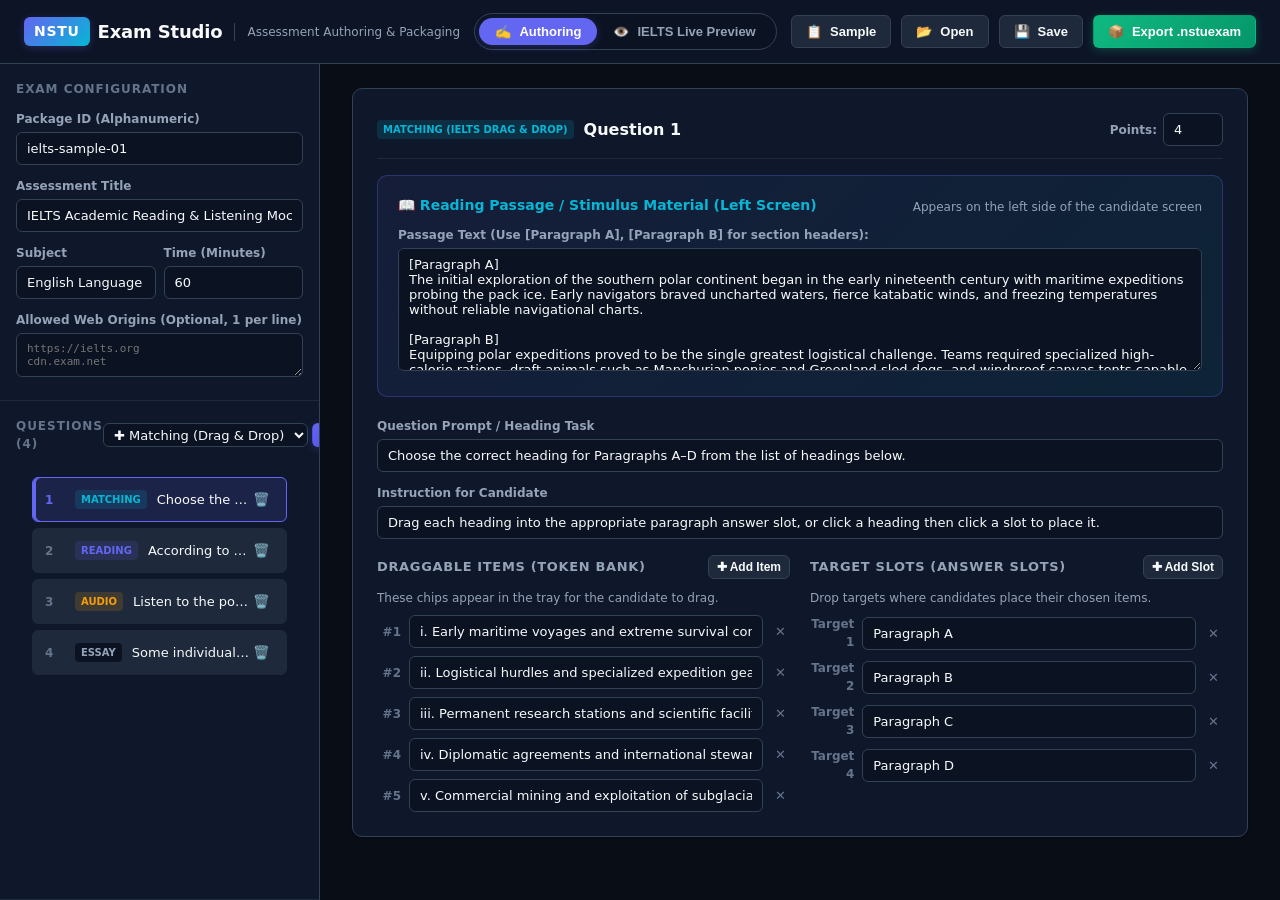
<file: exam/studio/index.html>
<!doctype html>
<html lang="en">
<head>
  <meta charset="utf-8">
  <meta name="viewport" content="width=device-width, initial-scale=1">
  <title>NSTU Exam Studio | Author & Package IELTS Assessments</title>
  <meta name="description" content="Visual authoring studio and compiler for NSTU computer-based assessments and .nstuexam packages.">
  <link rel="stylesheet" href="studio.css">
</head>
<body>

  <!-- Top Studio Header -->
  <header class="studio-header" id="studio-header">
    <div class="brand-section">
      <div class="brand-logo">
        <span class="brand-badge">NSTU</span>
        <span class="brand-title">Exam Studio</span>
      </div>
      <span class="brand-subtitle">Assessment Authoring & Packaging</span>
    </div>

    <!-- Mode Switcher -->
    <div class="mode-toggle-group" role="tablist" aria-label="Studio Mode">
      <button class="mode-btn active" id="btn-mode-editor" type="button" role="tab" aria-selected="true">
        <span>✍️</span> Authoring
      </button>
      <button class="mode-btn" id="btn-mode-preview" type="button" role="tab" aria-selected="false">
        <span>👁️</span> IELTS Live Preview
      </button>
    </div>

    <!-- Global Actions -->
    <div class="header-actions">
      <button class="btn btn-secondary" id="btn-load-sample" type="button" title="Load sample IELTS test">
        <span>📋</span> Sample
      </button>
      <button class="btn btn-secondary" id="btn-open-file" type="button" title="Open existing .nstuexam or manifest.json">
        <span>📂</span> Open
      </button>
      <button class="btn btn-secondary" id="btn-save-draft" type="button" title="Save JSON manifest">
        <span>💾</span> Save
      </button>
      <button class="btn btn-success" id="btn-export-pkg" type="button" title="Compile and export .nstuexam bundle">
        <span>📦</span> Export .nstuexam
      </button>
    </div>
  </header>

  <!-- Hidden File Input for Import -->
  <input type="file" id="file-import-input" accept=".nstuexam,.zip,.json" style="display: none;">

  <!-- ========================================================================
       VIEW 1: Studio Authoring Mode
       ======================================================================== -->
  <div class="studio-main" id="editor-view">
    <!-- Left Sidebar: Exam Metadata & Question Navigator -->
    <aside class="editor-sidebar" aria-label="Exam settings and questions">
      <!-- Section 1: General Exam Details -->
      <div class="sidebar-section">
        <div class="section-title">
          <span>Exam Configuration</span>
        </div>
        <div class="form-group">
          <label class="form-label" for="exam-id">Package ID (Alphanumeric)</label>
          <input class="form-input" id="exam-id" type="text" value="ielts-sample-01" pattern="^[a-zA-Z0-9._-]{1,96}$" required>
        </div>
        <div class="form-group">
          <label class="form-label" for="exam-title">Assessment Title</label>
          <input class="form-input" id="exam-title" type="text" value="IELTS Academic Reading & Listening Mock" required>
        </div>
        <div class="form-row">
          <div class="form-group">
            <label class="form-label" for="exam-subject">Subject</label>
            <input class="form-input" id="exam-subject" type="text" value="English Language">
          </div>
          <div class="form-group">
            <label class="form-label" for="exam-duration">Time (Minutes)</label>
            <input class="form-input" id="exam-duration" type="number" min="1" max="1440" value="60" required>
          </div>
        </div>
        <div class="form-group">
          <label class="form-label" for="exam-allowed-origins">Allowed Web Origins (Optional, 1 per line)</label>
          <textarea class="form-input" id="exam-allowed-origins" rows="2" placeholder="https://ielts.org&#10;cdn.exam.net" style="font-family: monospace; font-size: 11px; resize: vertical;"></textarea>
        </div>
      </div>

      <!-- Section 2: Questions List & Add Button -->
      <div class="sidebar-section" style="flex: 1; display: flex; flex-direction: column;">
        <div class="section-title">
          <span>Questions (<span id="question-count-badge">0</span>)</span>
          <div style="display: flex; gap: 4px;">
            <select class="form-select btn-sm" id="select-add-type" style="width: auto; padding: 2px 6px;">
              <option value="matching">✚ Matching (Drag & Drop)</option>
              <option value="reading">✚ Reading (Passage)</option>
              <option value="multiple_choice">✚ Multiple Choice</option>
              <option value="short_answer">✚ Short Answer</option>
              <option value="essay">✚ Essay / Writing</option>
              <option value="listening">✚ Listening (Audio)</option>
            </select>
            <button class="btn btn-primary btn-sm" id="btn-add-question" type="button">Add</button>
          </div>
        </div>

        <div class="question-nav-list" id="question-nav-list" style="overflow-y: auto; flex: 1;">
          <!-- Dynamically populated question cards -->
        </div>
      </div>
    </aside>

    <!-- Center/Right: Question Editor Workspace -->
    <main class="editor-workspace" id="editor-workspace">
      <div class="workspace-container">
        
        <!-- Active Question Card -->
        <div class="card" id="question-editor-card">
          <div class="card-header">
            <div class="card-title">
              <span id="active-q-badge" class="nav-item-type-badge matching">Matching</span>
              <span id="active-q-title">Question 1</span>
            </div>
            <div style="display: flex; gap: 8px;">
              <div class="form-group" style="margin-bottom: 0; display: flex; align-items: center; gap: 6px;">
                <label class="form-label" style="margin-bottom: 0;" for="q-points">Points:</label>
                <input class="form-input" id="q-points" type="number" min="1" max="100" value="4" style="width: 60px;">
              </div>
            </div>
          </div>

          <!-- Stimulus / Passage Section (IELTS Split Content) -->
          <div class="passage-banner" id="stimulus-container">
            <div class="passage-banner-header">
              <div class="passage-banner-title">
                <span>📖 Reading Passage / Stimulus Material (Left Screen)</span>
              </div>
              <span class="helper-text">Appears on the left side of the candidate screen</span>
            </div>
            <div class="form-group">
              <label class="form-label" for="q-passage">Passage Text (Use [Paragraph A], [Paragraph B] for section headers):</label>
              <textarea class="form-textarea" id="q-passage" rows="7" placeholder="Paste your reading passage here. Label paragraphs like [Paragraph A], [Paragraph B] so candidates can reference them..."></textarea>
            </div>
          </div>

          <!-- Listening Audio Section (shown if Listening type) -->
          <div class="passage-banner" id="audio-container" style="display: none;">
            <div class="passage-banner-header">
              <div class="passage-banner-title">
                <span>🎧 Listening Audio Track</span>
              </div>
            </div>
            <div class="form-group">
              <label class="form-label">Audio File (.mp3, .wav):</label>
              <div style="display: flex; gap: 10px; align-items: center;">
                <input class="form-input" id="q-audio-path" type="text" placeholder="media/listening-01.mp3" readonly>
                <input type="file" id="q-audio-file" accept="audio/*" style="display: none;">
                <button class="btn btn-secondary btn-sm" type="button" onclick="document.getElementById('q-audio-file').click()">Browse Audio</button>
              </div>
              <audio id="q-audio-preview" controls style="width: 100%; margin-top: 8px; display: none;"></audio>
            </div>
          </div>

          <!-- Question Prompt & Instruction -->
          <div class="form-group">
            <label class="form-label" for="q-prompt">Question Prompt / Heading Task</label>
            <input class="form-input" id="q-prompt" type="text" placeholder="e.g. Choose the correct heading for Paragraphs A–D from the list below.">
          </div>

          <div class="form-group">
            <label class="form-label" for="q-instruction">Instruction for Candidate</label>
            <input class="form-input" id="q-instruction" type="text" placeholder="e.g. Drag each heading into the appropriate paragraph answer slot.">
          </div>

          <!-- Dynamic Interaction Section Based on Type -->
          
          <!-- TYPE A: Drag-and-Drop Matching / Gap-Fill -->
          <div id="matching-editor" class="token-config-grid">
            <!-- Left Col: Draggable Token Bank -->
            <div>
              <div class="config-col-title">
                <span>Draggable Items (Token Bank)</span>
                <button class="btn btn-secondary btn-sm" id="btn-add-token" type="button">✚ Add Item</button>
              </div>
              <p class="helper-text" style="margin-bottom: 8px;">These chips appear in the tray for the candidate to drag.</p>
              <div class="chip-input-list" id="token-input-list">
                <!-- Dynamically generated rows -->
              </div>
            </div>

            <!-- Right Col: Drop Target Blanks -->
            <div>
              <div class="config-col-title">
                <span>Target Slots (Answer Slots)</span>
                <button class="btn btn-secondary btn-sm" id="btn-add-target" type="button">✚ Add Slot</button>
              </div>
              <p class="helper-text" style="margin-bottom: 8px;">Drop targets where candidates place their chosen items.</p>
              <div class="chip-input-list" id="target-input-list">
                <!-- Dynamically generated rows -->
              </div>
            </div>
          </div>

          <!-- TYPE B: Multiple Choice -->
          <div id="mc-editor" style="display: none; margin-top: 16px;">
            <div class="config-col-title">
              <span>Answer Options</span>
              <button class="btn btn-secondary btn-sm" id="btn-add-mc-option" type="button">✚ Add Option</button>
            </div>
            <div class="chip-input-list" id="mc-option-list" style="margin-top: 8px;">
              <!-- Option rows -->
            </div>
          </div>

          <!-- TYPE C: Short Answer -->
          <div id="sa-editor" style="display: none; margin-top: 16px;">
            <div class="form-group">
              <label class="form-label" for="q-sa-placeholder">Input Placeholder</label>
              <input class="form-input" id="q-sa-placeholder" type="text" placeholder="e.g. Type one word or a number">
            </div>
          </div>

          <!-- TYPE D: Essay -->
          <div id="essay-editor" style="display: none; margin-top: 16px;">
            <div class="form-group">
              <label class="form-label" for="q-essay-limit">Suggested Word Limit (Optional)</label>
              <input class="form-input" id="q-essay-limit" type="number" min="10" max="2000" value="250" style="width: 140px;">
            </div>
          </div>

        </div>

      </div>
    </main>
  </div>

  <!-- ========================================================================
       VIEW 2: IELTS Live Preview (Candidate Split Screen)
       ======================================================================== -->
  <div class="preview-view" id="preview-view" style="display: none;">
    <!-- Preview Topbar -->
    <div class="preview-toolbar">
      <div style="display: flex; align-items: center; gap: 12px;">
        <span class="brand-badge" style="font-size: 11px;">IELTS Mode</span>
        <strong id="preview-exam-title">IELTS Academic Reading & Listening Mock</strong>
      </div>
      <div style="display: flex; align-items: center; gap: 20px;">
        <div class="preview-timer-box">
          <span>Time Remaining</span>
          <span class="timer-digits" id="preview-timer">60:00</span>
        </div>
        <button class="btn btn-primary btn-sm" id="btn-preview-exit" type="button">Exit Preview</button>
      </div>
    </div>

    <!-- Dual-Pane Split Container -->
    <div class="preview-split-container" id="preview-split-container">
      
      <!-- Left Column: Reading Passage / Stimulus -->
      <section class="preview-pane-left" id="preview-pane-left" aria-label="Reading Passage">
        <article class="ielts-passage-article">
          <h2 class="ielts-passage-title" id="p-passage-heading">Reading Passage</h2>
          <div class="ielts-passage-subtitle" id="p-passage-sub">You should spend about 20 minutes on Questions 1–4, which are based on the reading passage below.</div>
          <div id="p-passage-content">
            <!-- Formatted paragraphs with [Paragraph A] badges -->
          </div>
          <div id="p-audio-container" style="display: none; margin-top: 20px;">
            <audio id="p-audio-player" controls style="width: 100%;"></audio>
          </div>
        </article>
      </section>

      <!-- Draggable Splitter Divider -->
      <div class="preview-splitter" id="preview-splitter" title="Drag to adjust column widths"></div>

      <!-- Right Column: Interactive Questions & Answer Area -->
      <section class="preview-pane-right" id="preview-pane-right" aria-label="Questions and Answer Sheet">
        <div class="ielts-question-card">
          
          <div class="question-prompt-box">
            <div class="question-header-tag">
              <span class="tag-badge" id="p-question-badge">Matching</span>
              <span class="tag-points" id="p-question-points">4 points</span>
            </div>
            <h3 class="question-prompt-text" id="p-question-prompt">Choose the correct heading for each paragraph from the list below.</h3>
            <p class="question-instruction-text" id="p-question-instruction">Drag each heading into the appropriate answer slot, or click a heading then click a slot to place it.</p>
          </div>

          <!-- Answer Interactive Area -->
          <div id="p-interactive-answer-area">
            <!-- Matching / Drag-and-Drop Area -->
            <div id="p-matching-surface">
              <!-- Draggable Token Bank Tray -->
              <div class="token-bank-tray">
                <div class="token-bank-header">
                  <span>List of Headings / Draggable Items</span>
                  <span style="font-size: 11px; color: var(--text-faint); font-weight: 500;">Drag or click to place</span>
                </div>
                <div class="token-chips-wrapper" id="p-token-tray">
                  <!-- Chips dynamically injected -->
                </div>
              </div>

              <!-- Matching Drop Target Blanks -->
              <div class="matching-targets-list" id="p-target-list">
                <!-- Target rows dynamically injected -->
              </div>
            </div>

            <!-- Multiple Choice Surface -->
            <div id="p-mc-surface" style="display: none;" class="options-group"></div>

            <!-- Short Answer Surface -->
            <div id="p-sa-surface" style="display: none;">
              <input class="form-input" id="p-sa-input" type="text" placeholder="Type your answer here..." style="font-size: 16px; padding: 12px 16px;">
            </div>

            <!-- Essay Surface -->
            <div id="p-essay-surface" style="display: none;">
              <textarea class="essay-preview-area" id="p-essay-input" placeholder="Write your essay response here..."></textarea>
              <div class="word-count-badge" id="p-essay-count">0 words</div>
            </div>
          </div>

          <!-- Question Navigation Toolbar -->
          <div style="display: flex; align-items: center; justify-content: space-between; margin-top: 20px; padding-top: 16px; border-top: 1px solid var(--border-subtle);">
            <button class="btn btn-secondary btn-sm" id="btn-p-prev" type="button">← Previous</button>
            <span style="font-size: 13px; font-weight: 600; color: var(--text-muted);" id="p-nav-counter">Question 1 of 1</span>
            <button class="btn btn-secondary btn-sm" id="btn-p-next" type="button">Next →</button>
          </div>

        </div>
      </section>

    </div>
  </div>

  <!-- ========================================================================
       MODALS
       ======================================================================== -->

  <!-- Export Package Modal -->
  <div class="modal-backdrop" id="export-modal" role="dialog" aria-modal="true">
    <div class="modal-box">
      <div class="modal-header">
        <h3 class="modal-title">📦 Export .nstuexam Package</h3>
        <button class="icon-btn" id="btn-close-export" type="button" style="font-size: 18px;">✕</button>
      </div>
      <div class="modal-body">
        <p style="font-size: 14px; color: var(--text-muted);">
          Your exam will be validated against the official schema, bundled with the student kiosk runtime, and packaged into an offline <code>.nstuexam</code> container.
        </p>

        <div id="export-validation-status" style="padding: 12px; border-radius: var(--radius-sm); font-size: 13px; background-color: var(--bg-input);">
          Validating manifest...
        </div>

        <div id="export-hashes" style="display: none; flex-direction: column; gap: 12px;">
          <div class="hash-row">
            <span class="hash-label">Archive SHA-256 (File Hash)</span>
            <div class="code-box" id="lbl-archive-hash">-</div>
          </div>
          <div class="hash-row">
            <span class="hash-label">Content SHA-256 (Canonical ExamHost Pin)</span>
            <div class="code-box" id="lbl-content-hash">-</div>
          </div>
          <div class="hash-row">
            <span class="hash-label">Staging Command (PowerShell)</span>
            <div class="code-box" id="lbl-stage-command" style="color: var(--success);">-</div>
          </div>
        </div>
      </div>
      <div class="modal-footer">
        <button class="btn btn-secondary" id="btn-cancel-export" type="button">Cancel</button>
        <button class="btn btn-success" id="btn-download-nstuexam" type="button" disabled>Download .nstuexam</button>
      </div>
    </div>
  </div>

  <!-- Toast Notification Container -->
  <div class="toast-container" id="toast-container"></div>

  <!-- Application Scripts -->
  <script src="template.js"></script>
  <script src="zip.js"></script>
  <script src="studio.js"></script>
</body>
</html>
</file>
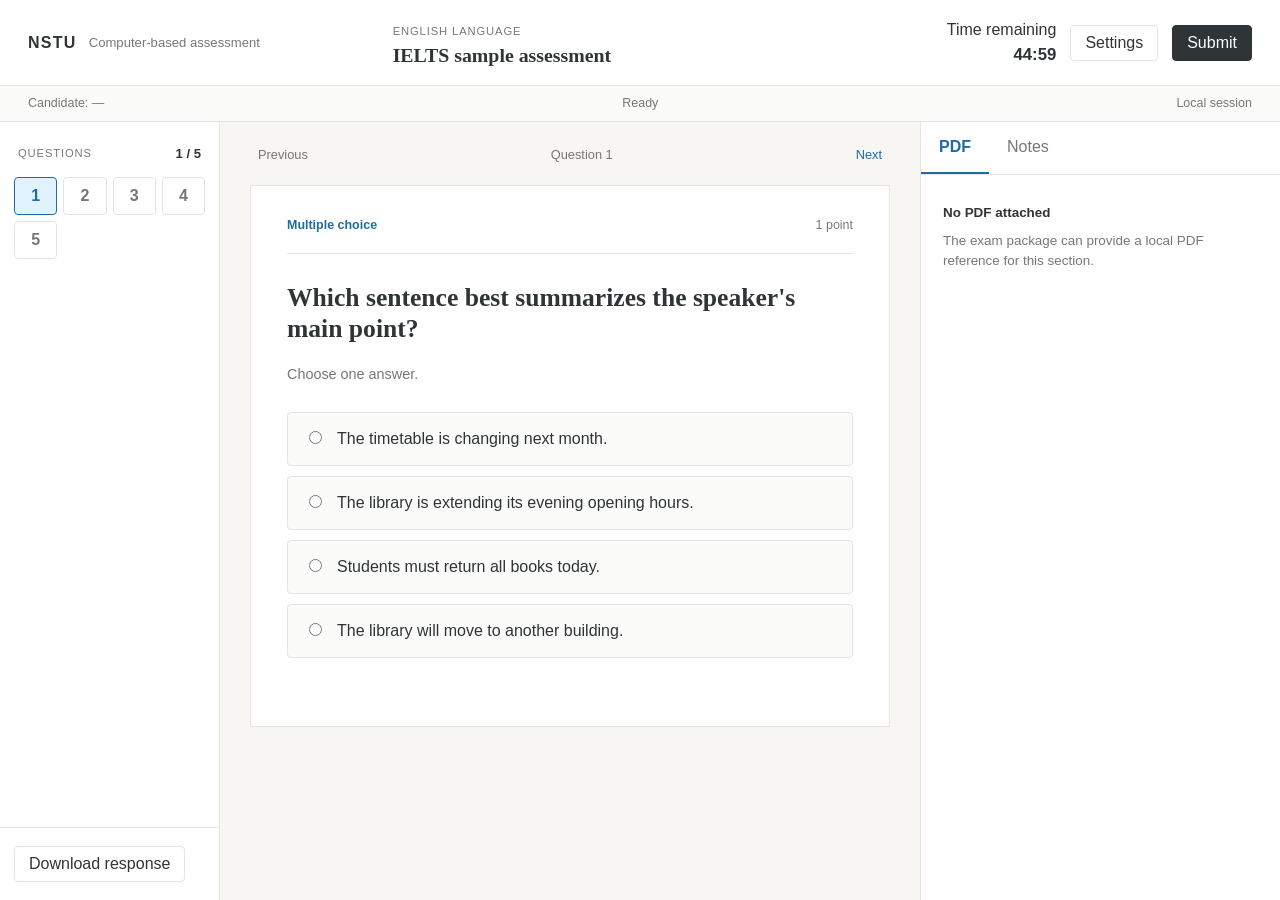
<file: exam/web/index.html>
<!doctype html>
<html lang="en">
<head>
  <meta charset="utf-8">
  <meta name="viewport" content="width=device-width, initial-scale=1">
  <title>NSTU Computer-Based Assessment</title>
  <link rel="stylesheet" href="styles.css">
</head>
<body>
  <section class="loading-screen" id="loading-screen" role="status" aria-live="polite" aria-busy="true">
    <div class="loading-panel">
      <span class="wordmark">NSTU</span>
      <h1 data-i18n="loadingDocuments">Loading exam documents</h1>
      <p id="loading-status" data-i18n="waitingForClass">Waiting for every computer to be ready. The timer has not started.</p>
      <div class="loading-progress" aria-hidden="true"><span></span></div>
    </div>
  </section>
  <div class="exam-shell" id="exam-shell" hidden>
    <header class="topbar">
      <div class="identity">
        <span class="wordmark">NSTU</span>
        <span class="product-label" data-i18n="computerBasedAssessment">Computer-based assessment</span>
      </div>
      <div class="exam-heading">
        <span class="eyebrow" id="exam-subject">English language</span>
        <h1 id="exam-title">IELTS sample assessment</h1>
      </div>
      <div class="top-actions">
        <div class="timer" aria-live="polite">
          <span class="timer-label" data-i18n="timeRemaining">Time remaining</span>
          <strong id="timer">--:--</strong>
        </div>
        <button class="quiet-button" type="button" data-action="settings" data-i18n="settings">Settings</button>
        <button class="primary-button" type="button" data-action="submit" data-i18n="submit">Submit</button>
      </div>
    </header>

    <div class="status-strip">
      <span id="candidate-label">Candidate: —</span>
      <span id="save-status" aria-live="polite" data-i18n="ready">Ready</span>
      <span id="connection-status" data-i18n="localSession">Local session</span>
    </div>

    <main class="workspace">
      <aside class="question-rail" aria-label="Question navigation">
        <div class="rail-heading">
          <span class="eyebrow" data-i18n="questions">Questions</span>
          <strong id="question-count">0 / 0</strong>
        </div>
        <div class="question-list" id="question-list"></div>
        <div class="rail-footer">
          <button class="secondary-button" type="button" data-action="download" data-i18n="downloadResponse">Download response</button>
        </div>
      </aside>

      <section class="question-column" aria-live="polite">
        <div class="question-toolbar">
          <button class="text-button" type="button" data-action="previous" data-i18n="previous">Previous</button>
          <span id="question-position">Question 1</span>
          <button class="text-button" type="button" data-action="next" data-i18n="next">Next</button>
        </div>
        <article class="question-surface">
          <div class="question-meta">
            <span class="question-type" id="question-type">Multiple choice</span>
            <span id="question-points">1 point</span>
          </div>
          <div id="question-content"></div>
        </article>
      </section>

      <aside class="reference-column" aria-label="Reference material">
        <div class="reference-tabs" role="tablist">
          <button class="tab-button active" type="button" role="tab" aria-selected="true" data-reference="pdf" data-i18n="pdf">PDF</button>
          <button class="tab-button" type="button" role="tab" aria-selected="false" data-reference="notes" data-i18n="notes">Notes</button>
        </div>
        <div class="reference-pane" id="pdf-pane">
          <div class="empty-state" id="pdf-empty">
            <strong data-i18n="noPdf">No PDF attached</strong>
            <span data-i18n="noPdfDetail">The exam package can provide a local PDF reference for this section.</span>
          </div>
          <iframe id="pdf-frame" title="Exam PDF reference" hidden></iframe>
        </div>
        <div class="reference-pane" id="notes-pane" hidden>
          <label class="notes-label" for="notes" data-i18n="notes">Notes</label>
          <textarea id="notes" data-i18n-placeholder="notesPlaceholder" placeholder="Private notes for this session"></textarea>
        </div>
      </aside>
    </main>
  </div>

  <dialog id="settings-dialog" class="modal-dialog">
    <form method="dialog" id="settings-form">
      <div class="modal-heading">
        <div>
          <span class="eyebrow" data-i18n="sessionSettings">Session settings</span>
          <h2 data-i18n="displayAndLanguage">Display and language</h2>
        </div>
        <button class="icon-button" value="cancel" aria-label="Close">×</button>
      </div>
      <label class="setting-row">
        <span data-i18n="language">Language</span>
        <select id="language-setting">
          <option value="en">English</option>
          <option value="vi">Tiếng Việt</option>
        </select>
      </label>
      <label class="setting-row">
        <span data-i18n="textSize">Text size</span>
        <select id="text-size-setting">
          <option value="1">100%</option>
          <option value="1.1">110%</option>
          <option value="1.2">120%</option>
          <option value="1.3">130%</option>
        </select>
      </label>
      <label class="setting-row checkbox-row">
        <span data-i18n="highContrast">High contrast</span>
        <input id="contrast-setting" type="checkbox">
      </label>
      <label class="setting-row checkbox-row">
        <span data-i18n="reduceMotion">Reduce motion</span>
        <input id="motion-setting" type="checkbox">
      </label>
      <div class="modal-actions">
        <button class="primary-button" value="default" data-i18n="done">Done</button>
      </div>
    </form>
  </dialog>

  <dialog id="submit-dialog" class="modal-dialog compact-dialog">
    <form method="dialog" id="submit-form">
      <span class="eyebrow" data-i18n="submitAssessment">Submit assessment</span>
      <h2 data-i18n="submitPrompt">Submit your answers now?</h2>
      <p id="submit-summary"></p>
      <div class="modal-actions">
        <button class="secondary-button" value="cancel" data-i18n="keepWorking">Keep working</button>
        <button class="primary-button" value="submit" data-i18n="submit">Submit</button>
      </div>
    </form>
  </dialog>

  <script src="app.js"></script>
</body>
</html>
</file>
<file: exam/studio/studio.css>
/* ==========================================================================
   NSTU Exam Studio - Design System & Stylesheet
   Modern, dark-slate aesthetic tailored for academic & IELTS-style assessments
   ========================================================================== */

:root {
  --bg-app: #090d16;
  --bg-surface: #0f172a;
  --bg-card: #1e293b;
  --bg-card-hover: #273548;
  --bg-input: #0b1322;
  --bg-chip: #1e293b;
  --bg-chip-hover: #334155;
  
  --border-subtle: #1e293b;
  --border-medium: #334155;
  --border-focus: #6366f1;
  --border-dashed: #475569;

  --text-main: #f8fafc;
  --text-muted: #94a3b8;
  --text-faint: #64748b;
  --text-inverse: #090d16;

  --primary: #6366f1;
  --primary-hover: #4f46e5;
  --primary-glow: rgba(99, 102, 241, 0.25);

  --accent-cyan: #06b6d4;
  --accent-cyan-glow: rgba(6, 182, 212, 0.2);

  --success: #10b981;
  --success-bg: rgba(16, 185, 129, 0.12);
  --success-border: #059669;

  --warning: #f59e0b;
  --warning-bg: rgba(245, 158, 11, 0.12);

  --danger: #f43f5e;
  --danger-bg: rgba(244, 63, 94, 0.12);

  --radius-sm: 6px;
  --radius-md: 10px;
  --radius-lg: 16px;
  --radius-full: 9999px;

  --shadow-sm: 0 1px 2px rgba(0, 0, 0, 0.3);
  --shadow-md: 0 4px 12px rgba(0, 0, 0, 0.4);
  --shadow-lg: 0 12px 32px rgba(0, 0, 0, 0.6);
  --shadow-glow: 0 0 20px var(--primary-glow);

  --font-sans: system-ui, -apple-system, BlinkMacSystemFont, "Segoe UI", Roboto, "Helvetica Neue", sans-serif;
  --font-mono: ui-monospace, SFMono-Regular, Menlo, Monaco, Consolas, monospace;
}

*, *::before, *::after {
  box-sizing: border-box;
  margin: 0;
  padding: 0;
}

body {
  font-family: var(--font-sans);
  background-color: var(--bg-app);
  color: var(--text-main);
  min-height: 100vh;
  display: flex;
  flex-direction: column;
  line-height: 1.5;
  -webkit-font-smoothing: antialiased;
}

/* ==========================================================================
   Header & Navigation
   ========================================================================== */

.studio-header {
  height: 64px;
  background-color: rgba(15, 23, 42, 0.85);
  backdrop-filter: blur(12px);
  border-bottom: 1px solid var(--border-medium);
  display: flex;
  align-items: center;
  justify-content: space-between;
  padding: 0 24px;
  position: sticky;
  top: 0;
  z-index: 100;
}

.brand-section {
  display: flex;
  align-items: center;
  gap: 12px;
}

.brand-logo {
  display: flex;
  align-items: center;
  gap: 8px;
}

.brand-badge {
  background: linear-gradient(135deg, var(--primary), var(--accent-cyan));
  color: #fff;
  font-weight: 800;
  font-size: 14px;
  letter-spacing: 0.05em;
  padding: 4px 10px;
  border-radius: var(--radius-sm);
  box-shadow: 0 2px 8px var(--primary-glow);
}

.brand-title {
  font-size: 18px;
  font-weight: 700;
  color: var(--text-main);
  letter-spacing: -0.01em;
}

.brand-subtitle {
  font-size: 12px;
  color: var(--text-muted);
  border-left: 1px solid var(--border-medium);
  padding-left: 12px;
}

.mode-toggle-group {
  display: flex;
  background-color: var(--bg-input);
  padding: 4px;
  border-radius: var(--radius-full);
  border: 1px solid var(--border-medium);
}

.mode-btn {
  display: flex;
  align-items: center;
  gap: 8px;
  padding: 6px 16px;
  border-radius: var(--radius-full);
  border: none;
  background: transparent;
  color: var(--text-muted);
  font-size: 13px;
  font-weight: 600;
  cursor: pointer;
  transition: all 0.2s ease;
}

.mode-btn:hover {
  color: var(--text-main);
}

.mode-btn.active {
  background-color: var(--primary);
  color: #ffffff;
  box-shadow: 0 2px 8px var(--primary-glow);
}

.header-actions {
  display: flex;
  align-items: center;
  gap: 10px;
}

.btn {
  display: inline-flex;
  align-items: center;
  justify-content: center;
  gap: 8px;
  padding: 8px 14px;
  border-radius: var(--radius-sm);
  font-size: 13px;
  font-weight: 600;
  cursor: pointer;
  transition: all 0.2s ease;
  border: 1px solid transparent;
  text-decoration: none;
}

.btn-secondary {
  background-color: var(--bg-card);
  border-color: var(--border-medium);
  color: var(--text-main);
}

.btn-secondary:hover {
  background-color: var(--bg-card-hover);
  border-color: var(--text-faint);
}

.btn-primary {
  background: linear-gradient(135deg, var(--primary), var(--primary-hover));
  color: #fff;
  box-shadow: 0 2px 10px var(--primary-glow);
}

.btn-primary:hover {
  filter: brightness(1.1);
  transform: translateY(-1px);
}

.btn-success {
  background: linear-gradient(135deg, var(--success), #059669);
  color: #fff;
  box-shadow: 0 2px 10px rgba(16, 185, 129, 0.3);
}

.btn-success:hover {
  filter: brightness(1.1);
  transform: translateY(-1px);
}

.btn-danger {
  background-color: var(--danger-bg);
  border-color: var(--danger);
  color: var(--danger);
}

.btn-danger:hover {
  background-color: var(--danger);
  color: #fff;
}

.btn-sm {
  padding: 4px 8px;
  font-size: 12px;
}

/* ==========================================================================
   Main Application Layout
   ========================================================================== */

.studio-main {
  flex: 1;
  display: flex;
  overflow: hidden;
  height: calc(100vh - 64px);
}

/* ==========================================================================
   Editor View: Left Sidebar (Exam Meta & Question Navigator)
   ========================================================================== */

.editor-sidebar {
  width: 320px;
  min-width: 280px;
  max-width: 380px;
  background-color: var(--bg-surface);
  border-right: 1px solid var(--border-medium);
  display: flex;
  flex-direction: column;
  overflow-y: auto;
}

.sidebar-section {
  padding: 16px;
  border-bottom: 1px solid var(--border-subtle);
}

.section-title {
  font-size: 12px;
  text-transform: uppercase;
  font-weight: 700;
  letter-spacing: 0.08em;
  color: var(--text-faint);
  margin-bottom: 12px;
  display: flex;
  align-items: center;
  justify-content: space-between;
}

.form-group {
  margin-bottom: 12px;
}

.form-group:last-child {
  margin-bottom: 0;
}

.form-label {
  display: block;
  font-size: 12px;
  font-weight: 600;
  color: var(--text-muted);
  margin-bottom: 4px;
}

.form-input, .form-select, .form-textarea {
  width: 100%;
  background-color: var(--bg-input);
  border: 1px solid var(--border-medium);
  border-radius: var(--radius-sm);
  padding: 8px 10px;
  font-size: 13px;
  color: var(--text-main);
  font-family: inherit;
  transition: border-color 0.2s, box-shadow 0.2s;
}

.form-input:focus, .form-select:focus, .form-textarea:focus {
  outline: none;
  border-color: var(--border-focus);
  box-shadow: 0 0 0 2px var(--primary-glow);
}

.form-row {
  display: flex;
  gap: 8px;
}

.form-row > * {
  flex: 1;
}

/* Question Navigator Rail */
.question-nav-list {
  display: flex;
  flex-direction: column;
  gap: 6px;
  padding: 12px 16px;
}

.question-nav-item {
  display: flex;
  align-items: center;
  justify-content: space-between;
  padding: 10px 12px;
  background-color: var(--bg-card);
  border: 1px solid var(--border-subtle);
  border-radius: var(--radius-sm);
  cursor: pointer;
  transition: all 0.2s ease;
  user-select: none;
}

.question-nav-item:hover {
  border-color: var(--border-medium);
  background-color: var(--bg-card-hover);
}

.question-nav-item.active {
  background-color: rgba(99, 102, 241, 0.15);
  border-color: var(--primary);
  box-shadow: inset 3px 0 0 var(--primary);
}

.nav-item-left {
  display: flex;
  align-items: center;
  gap: 10px;
  overflow: hidden;
}

.nav-item-index {
  font-size: 12px;
  font-weight: 700;
  color: var(--text-faint);
  min-width: 20px;
}

.question-nav-item.active .nav-item-index {
  color: var(--primary);
}

.nav-item-type-badge {
  font-size: 10px;
  font-weight: 700;
  text-transform: uppercase;
  padding: 2px 6px;
  border-radius: 4px;
  background-color: var(--bg-input);
  color: var(--text-muted);
}

.nav-item-type-badge.matching {
  background-color: rgba(6, 182, 212, 0.15);
  color: var(--accent-cyan);
}

.nav-item-type-badge.reading {
  background-color: rgba(99, 102, 241, 0.15);
  color: var(--primary);
}

.nav-item-type-badge.listening {
  background-color: rgba(245, 158, 11, 0.15);
  color: var(--warning);
}

.nav-item-title {
  font-size: 13px;
  font-weight: 500;
  color: var(--text-main);
  white-space: nowrap;
  overflow: hidden;
  text-overflow: ellipsis;
}

.nav-item-actions {
  display: flex;
  align-items: center;
  gap: 4px;
}

.icon-btn {
  background: transparent;
  border: none;
  color: var(--text-faint);
  cursor: pointer;
  padding: 4px;
  border-radius: 4px;
  display: flex;
  align-items: center;
  justify-content: center;
  transition: all 0.15s;
}

.icon-btn:hover {
  color: var(--text-main);
  background-color: rgba(255, 255, 255, 0.08);
}

.icon-btn.delete:hover {
  color: var(--danger);
  background-color: var(--danger-bg);
}

/* ==========================================================================
   Editor View: Workspace & Question Editor
   ========================================================================== */

.editor-workspace {
  flex: 1;
  overflow-y: auto;
  padding: 24px 32px;
  background-color: var(--bg-app);
}

.workspace-container {
  max-width: 960px;
  margin: 0 auto;
  display: flex;
  flex-direction: column;
  gap: 20px;
}

.card {
  background-color: var(--bg-surface);
  border: 1px solid var(--border-medium);
  border-radius: var(--radius-md);
  padding: 24px;
  box-shadow: var(--shadow-sm);
}

.card-header {
  display: flex;
  align-items: center;
  justify-content: space-between;
  margin-bottom: 16px;
  padding-bottom: 12px;
  border-bottom: 1px solid var(--border-subtle);
}

.card-title {
  font-size: 16px;
  font-weight: 700;
  display: flex;
  align-items: center;
  gap: 10px;
}

/* Stimulus / Reading Passage Builder */
.passage-banner {
  background: linear-gradient(135deg, rgba(99, 102, 241, 0.08), rgba(6, 182, 212, 0.08));
  border: 1px solid rgba(99, 102, 241, 0.3);
  border-radius: var(--radius-md);
  padding: 18px 20px;
  margin-bottom: 20px;
}

.passage-banner-header {
  display: flex;
  align-items: center;
  justify-content: space-between;
  margin-bottom: 10px;
}

.passage-banner-title {
  font-size: 14px;
  font-weight: 700;
  color: var(--accent-cyan);
  display: flex;
  align-items: center;
  gap: 6px;
}

.helper-text {
  font-size: 12px;
  color: var(--text-muted);
  margin-top: 4px;
}

/* Draggable Items Configuration */
.token-config-grid {
  display: grid;
  grid-template-columns: 1fr 1fr;
  gap: 20px;
  margin-top: 16px;
}

@media (max-width: 768px) {
  .token-config-grid {
    grid-template-columns: 1fr;
  }
}

.config-col-title {
  font-size: 13px;
  font-weight: 700;
  color: var(--text-muted);
  text-transform: uppercase;
  letter-spacing: 0.05em;
  margin-bottom: 10px;
  display: flex;
  align-items: center;
  justify-content: space-between;
}

.chip-input-list {
  display: flex;
  flex-direction: column;
  gap: 8px;
}

.chip-input-row {
  display: flex;
  align-items: center;
  gap: 8px;
}

.chip-badge-num {
  font-size: 12px;
  font-weight: 700;
  color: var(--text-faint);
  min-width: 24px;
  text-align: right;
}

/* ==========================================================================
   IELTS Live Preview: Dual-Pane Split Layout
   ========================================================================== */

.preview-view {
  flex: 1;
  display: flex;
  flex-direction: column;
  height: calc(100vh - 64px);
  background-color: #0b0f19;
}

.preview-toolbar {
  height: 48px;
  background-color: var(--bg-surface);
  border-bottom: 1px solid var(--border-medium);
  display: flex;
  align-items: center;
  justify-content: space-between;
  padding: 0 24px;
}

.preview-timer-box {
  display: flex;
  align-items: center;
  gap: 8px;
  font-size: 13px;
  font-weight: 600;
  color: var(--text-muted);
}

.timer-digits {
  font-family: var(--font-mono);
  font-size: 16px;
  font-weight: 700;
  color: var(--text-main);
  background-color: var(--bg-input);
  padding: 2px 8px;
  border-radius: var(--radius-sm);
  border: 1px solid var(--border-medium);
}

.preview-split-container {
  flex: 1;
  display: flex;
  overflow: hidden;
  position: relative;
}

/* Left Pane: Stimulus / Reading Passage / Document */
.preview-pane-left {
  flex: 1;
  min-width: 320px;
  max-width: 70%;
  overflow-y: auto;
  padding: 32px 36px;
  background-color: #0d1322;
  border-right: 1px solid var(--border-medium);
}

.ielts-passage-article {
  max-width: 720px;
  margin: 0 auto;
}

.ielts-passage-title {
  font-size: 24px;
  font-weight: 800;
  color: var(--text-main);
  margin-bottom: 8px;
  letter-spacing: -0.02em;
}

.ielts-passage-subtitle {
  font-size: 14px;
  color: var(--accent-cyan);
  font-weight: 600;
  margin-bottom: 24px;
  padding-bottom: 12px;
  border-bottom: 1px solid var(--border-subtle);
}

.ielts-paragraph {
  font-size: 16px;
  line-height: 1.75;
  color: #cbd5e1;
  margin-bottom: 20px;
  position: relative;
}

.paragraph-marker {
  display: inline-block;
  font-weight: 800;
  color: var(--primary);
  background-color: rgba(99, 102, 241, 0.12);
  padding: 2px 8px;
  border-radius: 4px;
  margin-right: 8px;
  user-select: none;
}

/* Splitter Bar */
.preview-splitter {
  width: 8px;
  background-color: var(--border-subtle);
  cursor: col-resize;
  transition: background-color 0.2s;
  display: flex;
  align-items: center;
  justify-content: center;
  position: relative;
  z-index: 10;
}

.preview-splitter::after {
  content: "";
  width: 2px;
  height: 32px;
  background-color: var(--border-medium);
  border-radius: 1px;
}

.preview-splitter:hover, .preview-splitter.active {
  background-color: var(--primary);
}

/* Right Pane: Question and Answer Area */
.preview-pane-right {
  flex: 1;
  min-width: 360px;
  overflow-y: auto;
  padding: 32px 36px;
  background-color: var(--bg-app);
}

.ielts-question-card {
  max-width: 680px;
  margin: 0 auto;
  display: flex;
  flex-direction: column;
  gap: 20px;
}

.question-prompt-box {
  padding-bottom: 16px;
  border-bottom: 1px solid var(--border-subtle);
}

.question-header-tag {
  display: flex;
  align-items: center;
  gap: 8px;
  margin-bottom: 8px;
}

.tag-badge {
  font-size: 11px;
  font-weight: 700;
  text-transform: uppercase;
  padding: 2px 8px;
  border-radius: var(--radius-sm);
  background-color: var(--primary);
  color: #fff;
}

.tag-points {
  font-size: 12px;
  color: var(--text-faint);
  font-weight: 600;
}

.question-prompt-text {
  font-size: 17px;
  font-weight: 700;
  color: var(--text-main);
  line-height: 1.4;
  margin-bottom: 6px;
}

.question-instruction-text {
  font-size: 13px;
  color: var(--text-muted);
  font-style: italic;
}

/* ==========================================================================
   Drag and Drop / Matching UI Components
   ========================================================================== */

.token-bank-tray {
  background-color: var(--bg-surface);
  border: 1px solid var(--border-medium);
  border-radius: var(--radius-md);
  padding: 16px;
  box-shadow: inset 0 2px 4px rgba(0, 0, 0, 0.2);
}

.token-bank-header {
  font-size: 12px;
  font-weight: 700;
  text-transform: uppercase;
  letter-spacing: 0.05em;
  color: var(--text-muted);
  margin-bottom: 12px;
  display: flex;
  align-items: center;
  justify-content: space-between;
}

.token-chips-wrapper {
  display: flex;
  flex-wrap: wrap;
  gap: 8px;
  min-height: 48px;
  padding: 4px;
  border-radius: var(--radius-sm);
  background-color: rgba(0, 0, 0, 0.2);
}

/* The Draggable Chip */
.drag-chip {
  display: inline-flex;
  align-items: center;
  gap: 8px;
  padding: 8px 14px;
  background: linear-gradient(135deg, #1e293b, #263346);
  color: var(--text-main);
  border: 1px solid var(--border-medium);
  border-radius: var(--radius-sm);
  font-size: 13px;
  font-weight: 600;
  cursor: grab;
  user-select: none;
  transition: all 0.15s ease;
  box-shadow: 0 2px 4px rgba(0, 0, 0, 0.2);
}

.drag-chip:hover {
  border-color: var(--primary);
  background: linear-gradient(135deg, #273548, #334155);
  transform: translateY(-1px);
  box-shadow: 0 4px 10px rgba(0, 0, 0, 0.3);
}

.drag-chip:active {
  cursor: grabbing;
}

.drag-chip.is-dragging {
  opacity: 0.4;
  border-style: dashed;
}

.drag-chip.selected-for-click {
  outline: 2px solid var(--accent-cyan);
  box-shadow: 0 0 12px var(--accent-cyan-glow);
  border-color: var(--accent-cyan);
}

.chip-handle-icon {
  color: var(--text-faint);
  font-size: 14px;
}

/* Drop Targets / Slots */
.matching-targets-list {
  display: flex;
  flex-direction: column;
  gap: 12px;
  margin-top: 8px;
}

.target-row {
  display: flex;
  align-items: center;
  gap: 14px;
  padding: 12px 16px;
  background-color: var(--bg-surface);
  border: 1px solid var(--border-subtle);
  border-radius: var(--radius-md);
  transition: border-color 0.2s;
}

.target-label-box {
  min-width: 140px;
  font-size: 14px;
  font-weight: 700;
  color: var(--text-main);
  display: flex;
  align-items: center;
  gap: 8px;
}

.target-drop-slot {
  flex: 1;
  min-height: 48px;
  border: 2px dashed var(--border-dashed);
  border-radius: var(--radius-sm);
  background-color: var(--bg-input);
  display: flex;
  align-items: center;
  padding: 4px 10px;
  transition: all 0.2s ease;
  position: relative;
}

.target-drop-slot.drag-over {
  border-color: var(--primary);
  background-color: rgba(99, 102, 241, 0.12);
  box-shadow: 0 0 14px var(--primary-glow);
  transform: scale(1.01);
}

.target-drop-slot.filled {
  border-style: solid;
  border-color: var(--border-medium);
  background-color: var(--bg-card);
}

.slot-placeholder-text {
  font-size: 12px;
  color: var(--text-faint);
  font-style: italic;
  pointer-events: none;
}

.placed-chip {
  display: flex;
  align-items: center;
  justify-content: space-between;
  width: 100%;
  padding: 6px 12px;
  background: linear-gradient(135deg, rgba(99, 102, 241, 0.15), rgba(6, 182, 212, 0.15));
  border: 1px solid var(--primary);
  border-radius: var(--radius-sm);
  color: var(--text-main);
  font-size: 13px;
  font-weight: 600;
  animation: snapIn 0.15s ease-out;
}

@keyframes snapIn {
  from { transform: scale(0.96); opacity: 0; }
  to { transform: scale(1); opacity: 1; }
}

.chip-remove-btn {
  background: transparent;
  border: none;
  color: var(--text-muted);
  cursor: pointer;
  padding: 2px 6px;
  border-radius: 4px;
  font-size: 14px;
  font-weight: 800;
  line-height: 1;
  transition: color 0.15s;
}

.chip-remove-btn:hover {
  color: var(--danger);
}

/* ==========================================================================
   Multiple Choice, Short Answer, Essay Styles
   ========================================================================== */

.options-group {
  display: flex;
  flex-direction: column;
  gap: 10px;
}

.mc-option-label {
  display: flex;
  align-items: center;
  gap: 12px;
  padding: 12px 16px;
  background-color: var(--bg-surface);
  border: 1px solid var(--border-subtle);
  border-radius: var(--radius-md);
  font-size: 14px;
  color: var(--text-main);
  cursor: pointer;
  transition: all 0.15s ease;
  user-select: none;
}

.mc-option-label:hover {
  border-color: var(--border-medium);
  background-color: var(--bg-card);
}

.mc-option-label.checked {
  background-color: rgba(99, 102, 241, 0.12);
  border-color: var(--primary);
}

.mc-radio-circle {
  width: 18px;
  height: 18px;
  border-radius: 50%;
  border: 2px solid var(--border-medium);
  display: flex;
  align-items: center;
  justify-content: center;
  transition: all 0.15s;
}

.mc-option-label.checked .mc-radio-circle {
  border-color: var(--primary);
  background-color: var(--primary);
}

.mc-option-label.checked .mc-radio-circle::after {
  content: "";
  width: 6px;
  height: 6px;
  border-radius: 50%;
  background-color: #fff;
}

.essay-preview-area {
  width: 100%;
  height: 200px;
  background-color: var(--bg-surface);
  border: 1px solid var(--border-medium);
  border-radius: var(--radius-md);
  padding: 16px;
  font-size: 14px;
  color: var(--text-main);
  font-family: inherit;
  line-height: 1.6;
  resize: vertical;
}

.word-count-badge {
  font-size: 12px;
  color: var(--text-muted);
  text-align: right;
  margin-top: 6px;
}

/* ==========================================================================
   Modals & Overlays
   ========================================================================== */

.modal-backdrop {
  position: fixed;
  inset: 0;
  background-color: rgba(0, 0, 0, 0.7);
  backdrop-filter: blur(6px);
  display: flex;
  align-items: center;
  justify-content: center;
  z-index: 200;
  opacity: 0;
  pointer-events: none;
  transition: opacity 0.2s ease;
}

.modal-backdrop.open {
  opacity: 1;
  pointer-events: auto;
}

.modal-box {
  width: 580px;
  max-width: 90vw;
  background-color: var(--bg-surface);
  border: 1px solid var(--border-medium);
  border-radius: var(--radius-lg);
  box-shadow: var(--shadow-lg);
  overflow: hidden;
  transform: translateY(12px) scale(0.98);
  transition: transform 0.2s ease;
}

.modal-backdrop.open .modal-box {
  transform: translateY(0) scale(1);
}

.modal-header {
  padding: 20px 24px;
  border-bottom: 1px solid var(--border-subtle);
  display: flex;
  align-items: center;
  justify-content: space-between;
}

.modal-title {
  font-size: 18px;
  font-weight: 700;
}

.modal-body {
  padding: 24px;
  display: flex;
  flex-direction: column;
  gap: 16px;
  max-height: 70vh;
  overflow-y: auto;
}

.modal-footer {
  padding: 16px 24px;
  border-top: 1px solid var(--border-subtle);
  background-color: rgba(0, 0, 0, 0.15);
  display: flex;
  align-items: center;
  justify-content: flex-end;
  gap: 12px;
}

.code-box {
  background-color: var(--bg-input);
  border: 1px solid var(--border-medium);
  border-radius: var(--radius-sm);
  padding: 12px;
  font-family: var(--font-mono);
  font-size: 12px;
  color: #38bdf8;
  word-break: break-all;
  user-select: all;
}

.hash-row {
  display: flex;
  flex-direction: column;
  gap: 4px;
}

.hash-label {
  font-size: 11px;
  font-weight: 700;
  text-transform: uppercase;
  color: var(--text-faint);
}

/* Toast notifications */
.toast-container {
  position: fixed;
  bottom: 24px;
  right: 24px;
  display: flex;
  flex-direction: column;
  gap: 10px;
  z-index: 300;
}

.toast {
  padding: 12px 18px;
  border-radius: var(--radius-sm);
  font-size: 13px;
  font-weight: 600;
  color: #fff;
  box-shadow: var(--shadow-md);
  display: flex;
  align-items: center;
  gap: 10px;
  animation: toastIn 0.25s ease-out forwards;
}

@keyframes toastIn {
  from { transform: translateX(100%); opacity: 0; }
  to { transform: translateX(0); opacity: 1; }
}

.toast.success { background: linear-gradient(135deg, #059669, #10b981); }
.toast.error { background: linear-gradient(135deg, #e11d48, #f43f5e); }
.toast.info { background: linear-gradient(135deg, #4f46e5, #6366f1); }
</file>
<file: exam/web/styles.css>
:root {
  color-scheme: light;
  --canvas: #f7f6f3;
  --surface: #ffffff;
  --surface-muted: #fbfbfa;
  --ink: #2f3437;
  --muted: #787774;
  --border: #e5e4e0;
  --accent: #1f6c9f;
  --accent-soft: #e1f3fe;
  --positive: #346538;
  --warning: #956400;
  --danger: #9f2f2d;
  --focus: #2f80ed;
  --scale: 1;
  font-family: "Segoe UI", "Helvetica Neue", Arial, sans-serif;
  font-size: calc(16px * var(--scale));
}

* { box-sizing: border-box; }

body {
  margin: 0;
  min-width: 960px;
  min-height: 100vh;
  background: var(--canvas);
  color: var(--ink);
  line-height: 1.5;
}

button, input, select, textarea { font: inherit; }
button { cursor: pointer; }
button:focus-visible, input:focus-visible, select:focus-visible,
textarea:focus-visible { outline: 2px solid var(--focus); outline-offset: 2px; }

[hidden] { display: none !important; }
.exam-shell { min-height: 100vh; display: flex; flex-direction: column; }

.loading-screen {
  min-height: 100vh;
  display: grid;
  place-items: center;
  padding: 32px;
  background: var(--canvas);
}
.loading-panel {
  width: min(520px, 100%);
  padding: 36px 40px;
  border: 1px solid var(--border);
  background: var(--surface);
}
.loading-panel h1 {
  margin: 24px 0 10px;
  font: 600 1.6rem/1.22 Georgia, "Times New Roman", serif;
}
.loading-panel p { margin: 0; color: var(--muted); }
.loading-progress {
  height: 4px;
  margin-top: 28px;
  overflow: hidden;
  background: var(--border);
}
.loading-progress span {
  display: block;
  width: 38%;
  height: 100%;
  background: var(--accent);
  animation: loading-slide 1.4s ease-in-out infinite alternate;
}
@keyframes loading-slide {
  from { transform: translateX(0); }
  to { transform: translateX(164%); }
}

.topbar {
  display: grid;
  grid-template-columns: minmax(220px, 1fr) minmax(280px, 1.4fr) minmax(360px, 1fr);
  align-items: center;
  gap: 28px;
  min-height: 86px;
  padding: 14px 28px;
  border-bottom: 1px solid var(--border);
  background: var(--surface);
}

.identity, .top-actions, .status-strip, .question-toolbar, .question-meta,
.reference-tabs, .rail-heading, .modal-heading, .modal-actions {
  display: flex;
  align-items: center;
}

.identity { gap: 12px; }
.wordmark { font-weight: 800; letter-spacing: .08em; }
.product-label { color: var(--muted); font-size: .82rem; }
.exam-heading { min-width: 0; }
.exam-heading h1 { margin: 2px 0 0; font: 600 1.24rem/1.2 Georgia, "Times New Roman", serif; }
.eyebrow { color: var(--muted); font-size: .7rem; letter-spacing: .08em; text-transform: uppercase; }
.top-actions { justify-content: flex-end; gap: 14px; }
.timer { display: grid; justify-items: end; min-width: 116px; }
.timer strong { font-variant-numeric: tabular-nums; font-size: 1.05rem; }
.timer.warning strong { color: var(--warning); }
.timer.danger strong { color: var(--danger); }

.status-strip {
  justify-content: space-between;
  padding: 8px 28px;
  border-bottom: 1px solid var(--border);
  background: var(--surface-muted);
  color: var(--muted);
  font-size: .78rem;
}

.workspace {
  display: grid;
  grid-template-columns: 220px minmax(420px, 1fr) minmax(280px, 360px);
  flex: 1;
  min-height: 0;
}

.question-rail, .reference-column { background: var(--surface); }
.question-rail { display: flex; flex-direction: column; border-right: 1px solid var(--border); }
.reference-column { display: flex; flex-direction: column; border-left: 1px solid var(--border); }
.rail-heading { justify-content: space-between; padding: 22px 18px 14px; }
.rail-heading strong { font-size: .82rem; font-variant-numeric: tabular-nums; }
.question-list { display: grid; grid-template-columns: repeat(4, 1fr); gap: 6px; padding: 0 14px; }
.question-button {
  min-height: 38px; border: 1px solid var(--border); border-radius: 4px;
  background: var(--surface); color: var(--muted); font-weight: 600;
}
.question-button:hover { border-color: var(--accent); color: var(--accent); }
.question-button.active { border-color: var(--accent); background: var(--accent-soft); color: var(--accent); }
.question-button.answered::after { content: ""; display: block; width: 5px; height: 5px; margin: 2px auto 0; border-radius: 50%; background: var(--positive); }
.rail-footer { margin-top: auto; padding: 18px 14px; border-top: 1px solid var(--border); }

.question-column { min-width: 0; padding: 18px 30px 34px; }
.question-toolbar { justify-content: space-between; max-width: 760px; margin: 0 auto 16px; color: var(--muted); font-size: .8rem; }
.question-surface { max-width: 760px; min-height: 510px; margin: 0 auto; padding: 30px 36px 42px; border: 1px solid var(--border); background: var(--surface); }
.question-meta { justify-content: space-between; padding-bottom: 18px; border-bottom: 1px solid var(--border); color: var(--muted); font-size: .78rem; }
.question-type { color: var(--accent); font-weight: 700; }
#question-content { padding-top: 28px; }
#question-content h2 { margin: 0 0 20px; font: 600 1.6rem/1.22 Georgia, "Times New Roman", serif; }
#question-content p { max-width: 70ch; margin: 0 0 18px; }
.question-instruction { color: var(--muted); font-size: .9rem; }
.option-list { display: grid; gap: 10px; margin: 26px 0; }
.option-label { display: flex; gap: 12px; align-items: flex-start; padding: 14px 16px; border: 1px solid var(--border); border-radius: 4px; background: var(--surface-muted); }
.option-label:has(input:checked) { border-color: var(--accent); background: var(--accent-soft); }
.option-label input { margin-top: 4px; accent-color: var(--accent); }
.answer-input, .answer-textarea, #notes { width: 100%; border: 1px solid var(--border); border-radius: 4px; padding: 12px 14px; background: var(--surface-muted); color: var(--ink); }
.answer-input { max-width: 500px; }
.answer-textarea { min-height: 220px; resize: vertical; }
.answer-count { display: flex; justify-content: space-between; margin-top: 8px; color: var(--muted); font-size: .75rem; }
.audio-block { margin: 22px 0; padding: 16px; border-left: 3px solid var(--accent); background: var(--accent-soft); }
.audio-block audio { width: 100%; }
.transcript { margin-top: 12px; color: var(--muted); font-size: .88rem; }
.reading-passage { margin: 20px 0; padding: 18px; border: 1px solid var(--border); background: var(--surface-muted); }

.reference-tabs { min-height: 52px; border-bottom: 1px solid var(--border); }
.tab-button { height: 52px; padding: 0 18px; border: 0; border-bottom: 2px solid transparent; background: transparent; color: var(--muted); }
.tab-button.active { border-bottom-color: var(--accent); color: var(--accent); font-weight: 700; }
.reference-pane { flex: 1; min-height: 0; }
#pdf-frame { width: 100%; height: 100%; min-height: 600px; border: 0; }
.empty-state { display: grid; gap: 8px; padding: 28px 22px; color: var(--muted); font-size: .84rem; }
.empty-state strong { color: var(--ink); }
.notes-label { display: block; padding: 22px 22px 8px; font-weight: 600; }
#notes { height: calc(100% - 68px); min-height: 430px; margin: 0 22px; width: calc(100% - 44px); resize: none; }

button.primary-button, button.secondary-button, button.quiet-button, button.text-button, button.icon-button { border-radius: 4px; }
.primary-button, .secondary-button, .quiet-button { min-height: 36px; padding: 0 14px; border: 1px solid var(--border); }
.primary-button { border-color: var(--ink); background: var(--ink); color: #fff; }
.primary-button:hover { background: #4a4d4f; }
.secondary-button, .quiet-button { background: var(--surface); color: var(--ink); }
.secondary-button:hover, .quiet-button:hover { border-color: var(--accent); color: var(--accent); }
.text-button { padding: 5px 8px; border: 0; background: transparent; color: var(--accent); }
.text-button:disabled { color: var(--muted); cursor: default; }
.icon-button { width: 32px; height: 32px; border: 1px solid var(--border); background: var(--surface); color: var(--muted); font-size: 1.3rem; line-height: 1; }

.modal-dialog { width: min(480px, calc(100vw - 40px)); padding: 0; border: 1px solid var(--border); border-radius: 6px; background: var(--surface); color: var(--ink); }
.modal-dialog::backdrop { background: rgba(47, 52, 55, .22); }
.modal-dialog form { padding: 26px; }
.modal-heading { justify-content: space-between; margin-bottom: 22px; }
.modal-heading h2, .modal-dialog h2 { margin: 3px 0 0; font: 600 1.32rem/1.2 Georgia, "Times New Roman", serif; }
.setting-row { display: flex; align-items: center; justify-content: space-between; gap: 20px; padding: 14px 0; border-bottom: 1px solid var(--border); }
.setting-row select { min-width: 130px; padding: 7px 8px; border: 1px solid var(--border); border-radius: 4px; background: var(--surface); color: var(--ink); }
.checkbox-row input { width: 18px; height: 18px; accent-color: var(--accent); }
.modal-actions { justify-content: flex-end; gap: 10px; margin-top: 24px; }
.compact-dialog p { color: var(--muted); }

.high-contrast { --canvas: #fff; --surface: #fff; --surface-muted: #f2f2f2; --ink: #111; --muted: #4c4c4c; --border: #777; --accent: #004f8f; --accent-soft: #d8ecff; }
.reduce-motion *, .reduce-motion *::before, .reduce-motion *::after { transition: none !important; animation: none !important; }

@media (max-width: 1120px) {
  body { min-width: 0; }
  .topbar { grid-template-columns: 1fr auto; }
  .exam-heading { grid-column: 1 / -1; grid-row: 1; }
  .identity { grid-column: 1; grid-row: 1; align-self: start; }
  .top-actions { grid-column: 2; grid-row: 1; }
  .workspace { grid-template-columns: 180px minmax(380px, 1fr); }
  .reference-column { display: none; }
}
</file>
